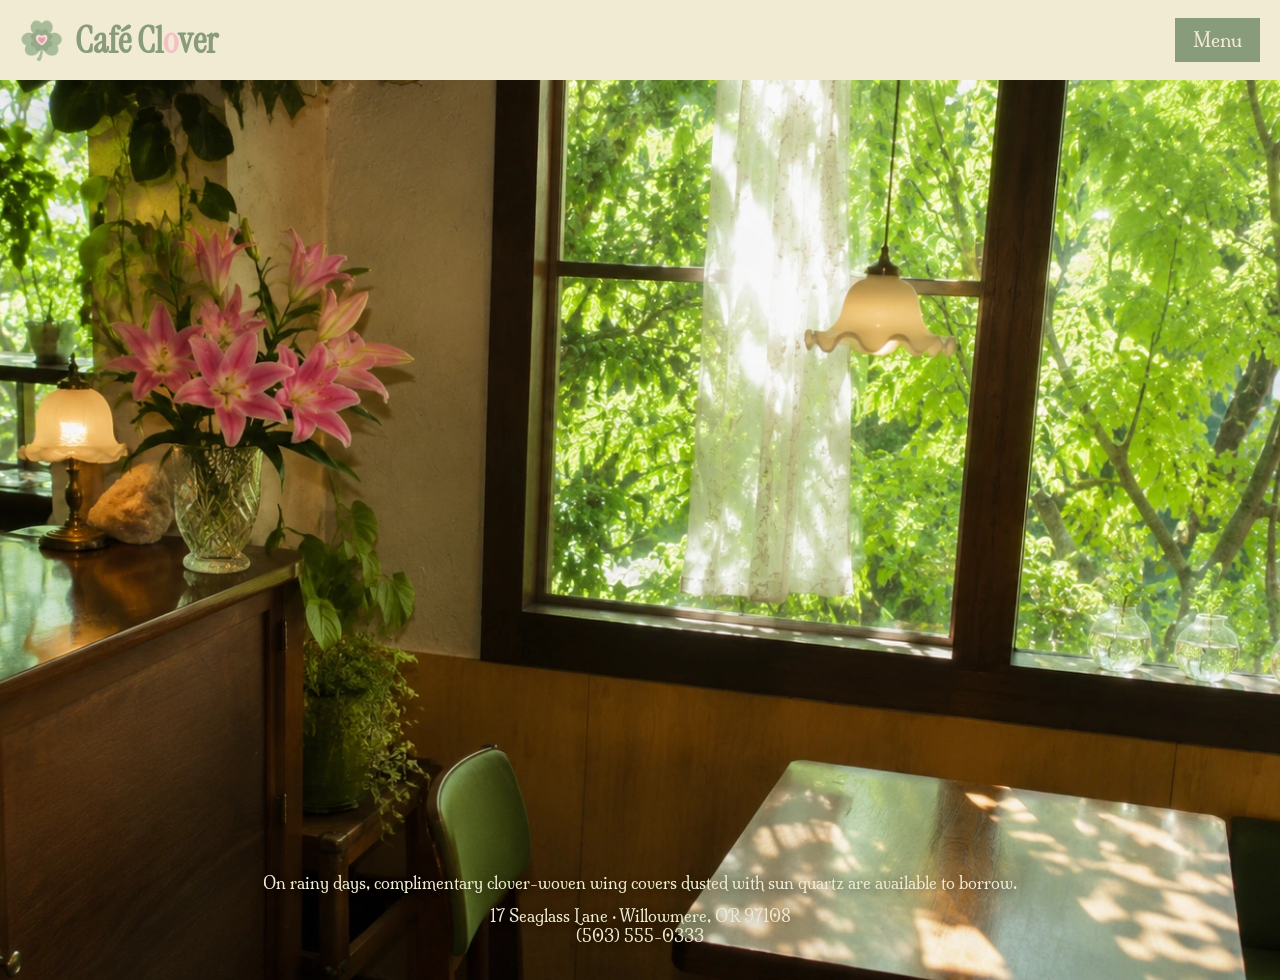
<file: index.html>
<!DOCTYPE html>
<html lang="en">
<head>
	<meta charset="UTF-8">
	<meta name="viewport" content="width=device-width, initial-scale=1.0">
    <meta name="description" content="Café Clover is a cozy fantasy cafe offering a variety of coffee, tea, and pastries. Enjoy a relaxing atmosphere and delicious treats.">
    <meta content="Café Clover" property="og:title">
    <meta property="og:type" content="website">
    <meta content="https://you36911-lab.github.io/Cafe-Clover/og-image.webp" property="og:image">
	<meta property="og:image:alt" content="Café Clover logo with pastel café drinks, desserts, and food arranged on a floral tablecloth in warm sunlight">
    <meta property="og:url" content="https://you36911-lab.github.io/Cafe-Clover/">
	<link rel="icon" type="image/webp" href="logo.webp">
	<title>Café Clover</title>
    <link rel="stylesheet" href="styles.css">
</head>
<body>
	<div class="header">
		<img class="logo" src="logo.webp" alt="Pastel green four-leaf clover logo with a pink heart at the center">
        <h1 class="header-title">Café Cl<span class="cl-o-ver">o</span>ver</h1>
        <a class="menu-button" href="menu.html">Menu</a>
	</div>
	<section class="hero">
	    <picture>
	        <source media="(max-width: 600px)" srcset="cafe-interior-mobile.webp" class="cafe-interior-mobile">
	        <img class="cafe-interior" src="cafe-interior.webp" alt="Cozy café interior with pink lilies, warm wooden furniture, hanging lamps, and sunlight filtering through lush green trees">
	    </picture>
        <!--temporary
        <h1 class="cafe-title">Café Cl<span class="cl-o-ver">o</span>ver</h1>
        -->
        <p class="notice">On rainy days, complimentary clover-woven wing covers dusted with sun quartz are available to borrow.</p>
        <p class="contact-info">17 Seaglass Lane · Willowmere, OR 97108<br>(503) 555-0333</p>
    </section>
</body>
</html>
</file>
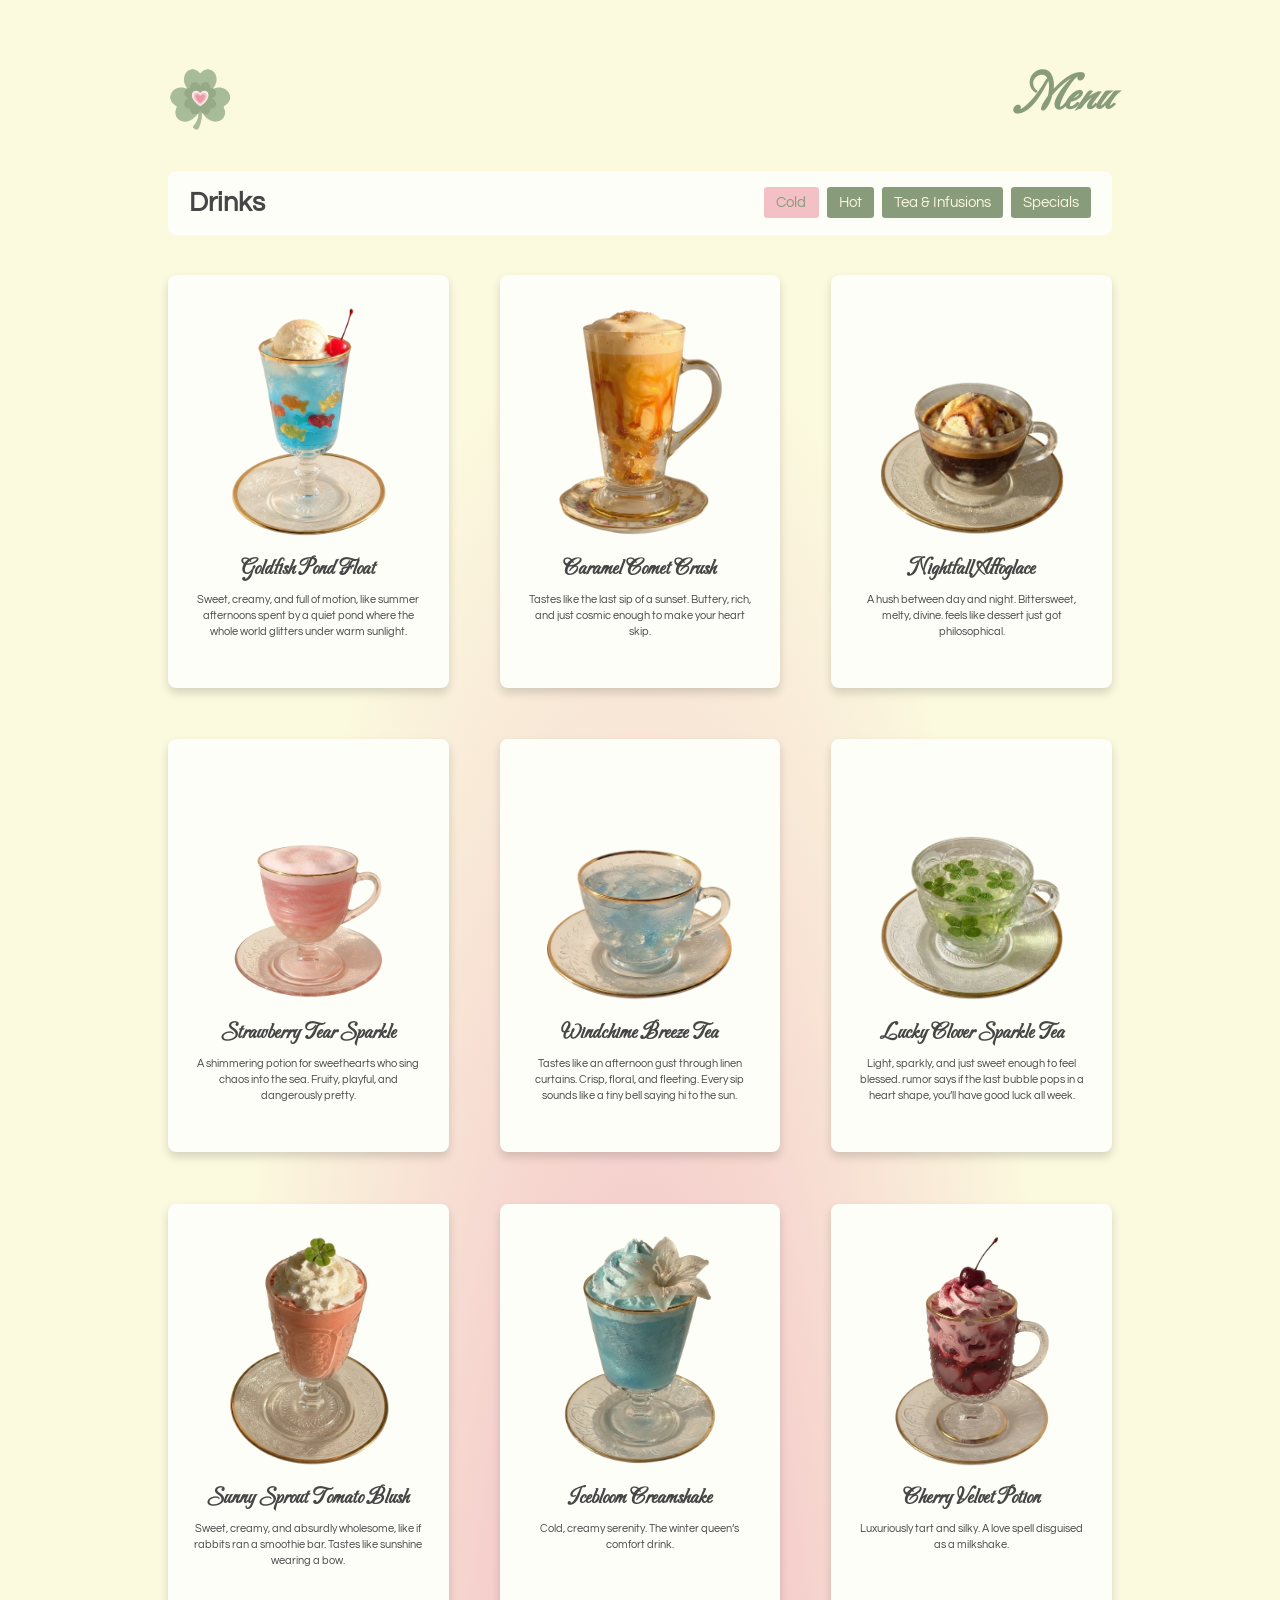
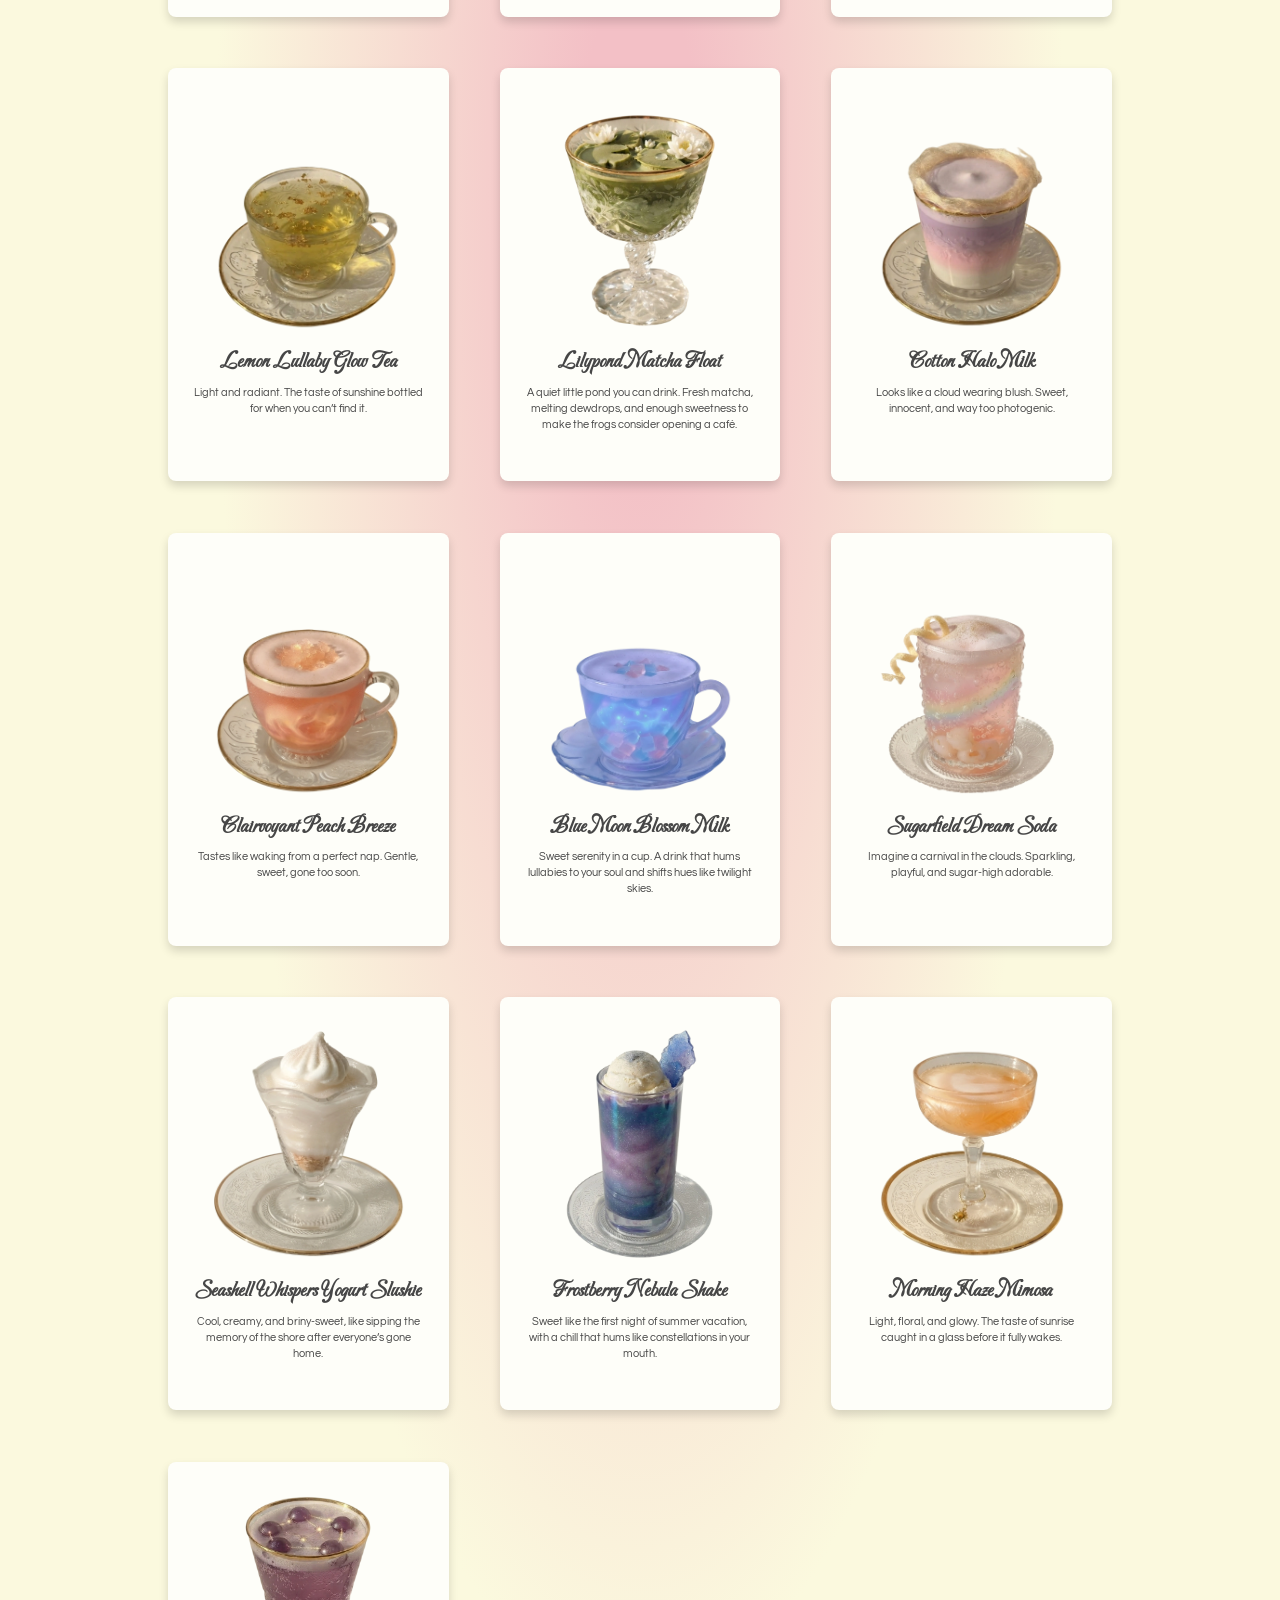
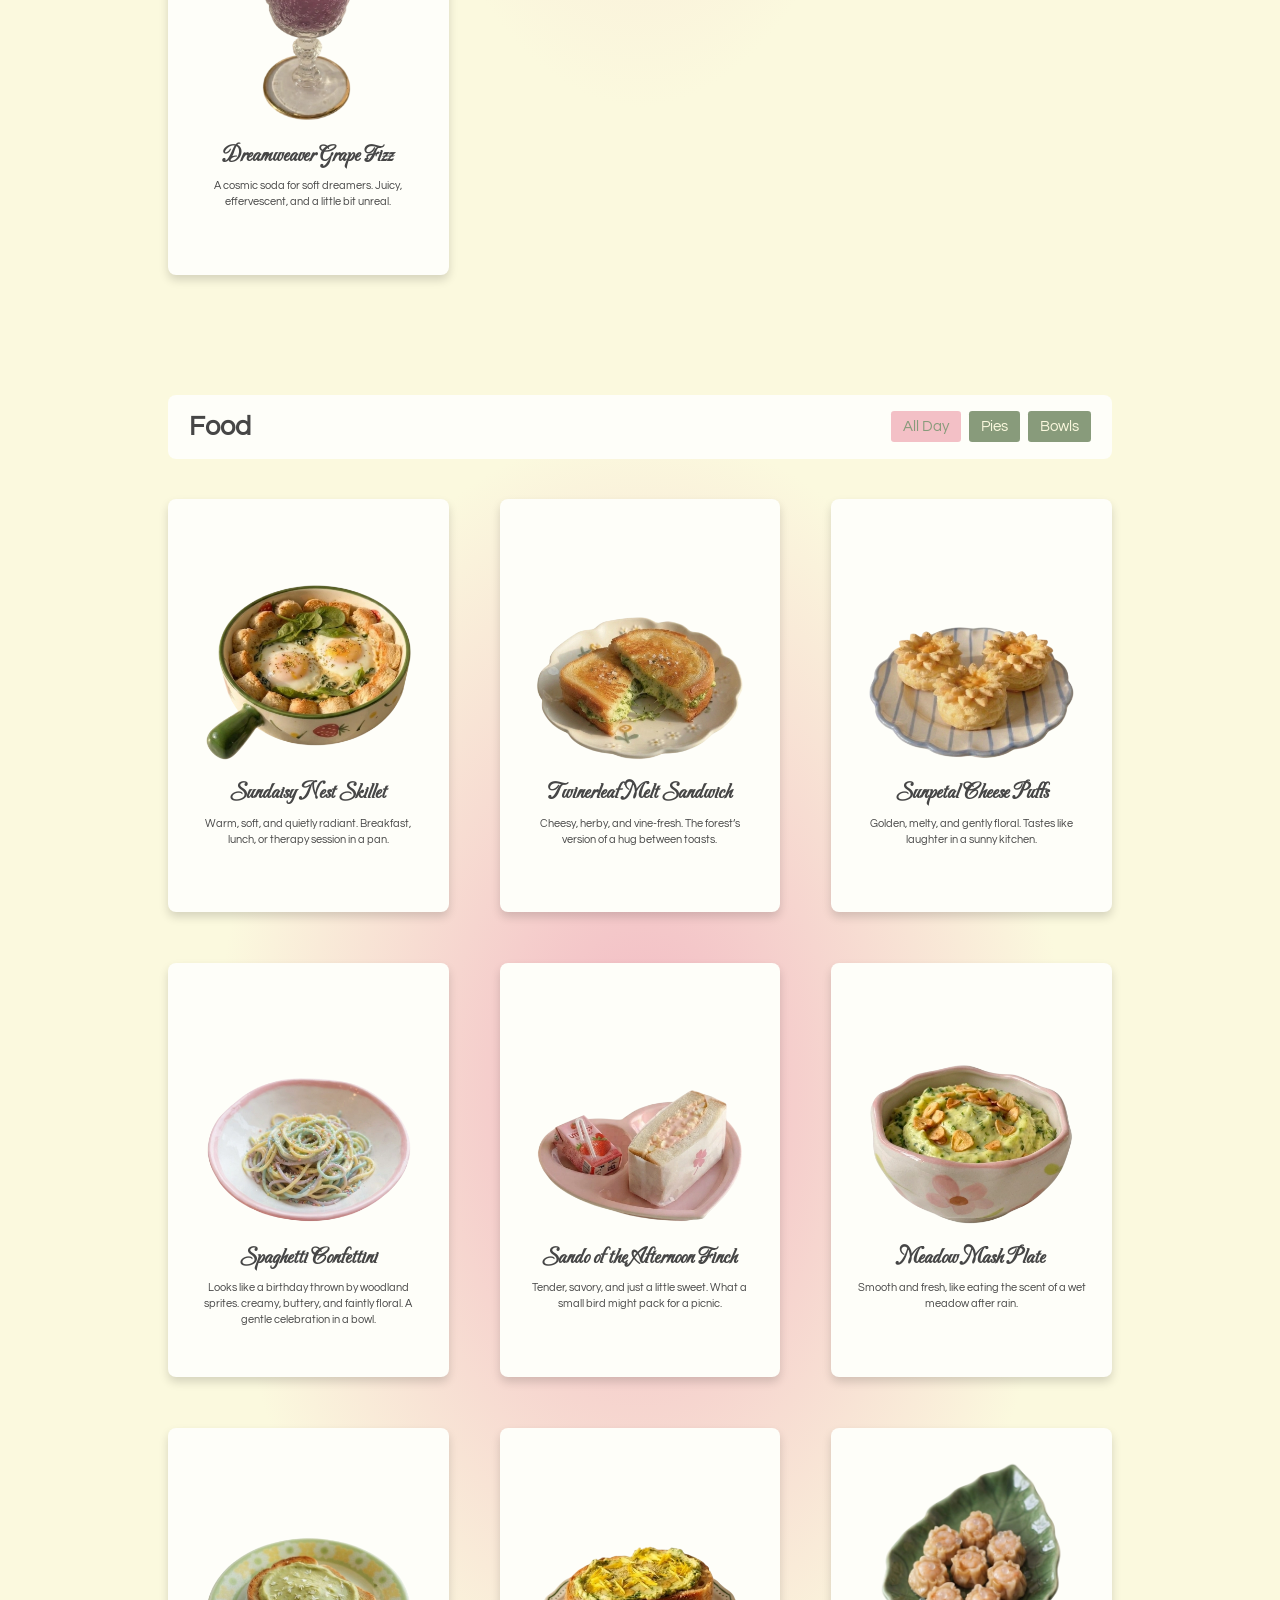
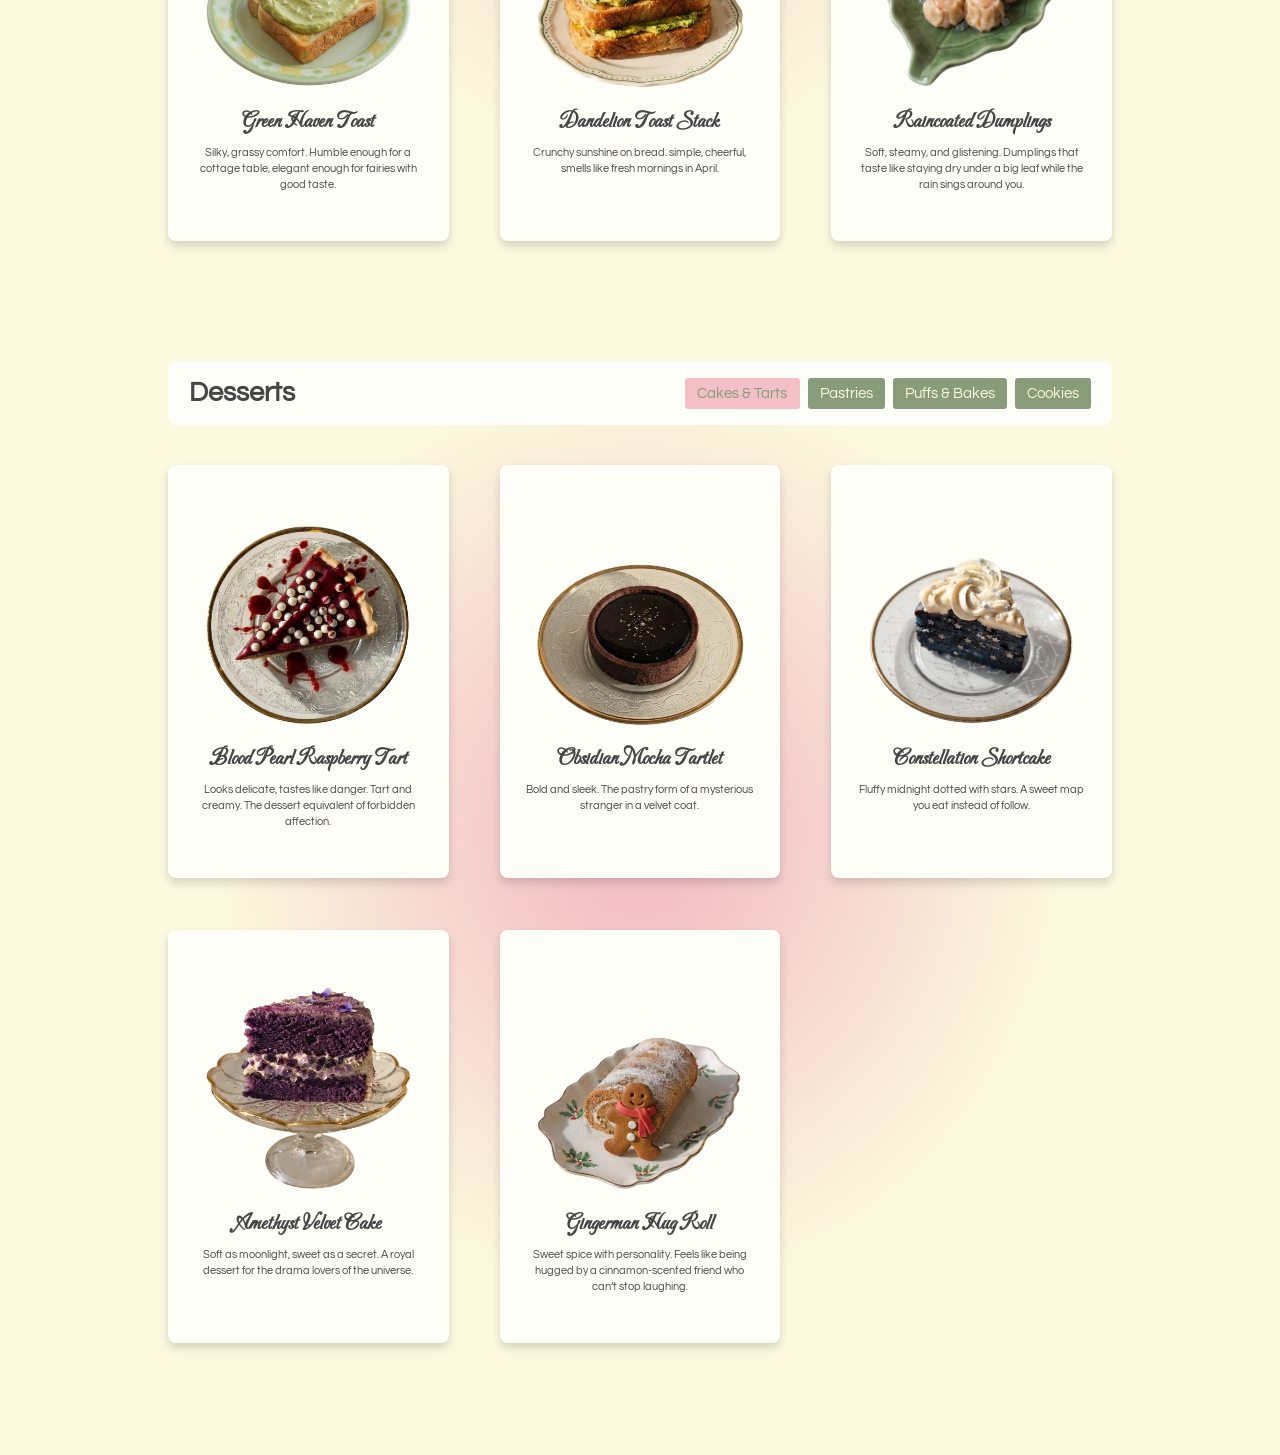
<file: menu.html>
<!DOCTYPE html>
<html lang="en">
<head>
	<meta charset="UTF-8">
	<meta name="viewport" content="width=device-width, initial-scale=1.0">
    <meta name="description" content="Explore the Café Clover menu, featuring whimsical drinks, cozy comfort food, magical pastries, and seasonal treats inspired by forests, fairies, and little everyday wonders.">
    <meta content="Menu | Café Clover" property="og:title">
    <meta property="og:type" content="website">
    <meta content="https://you36911-lab.github.io/Cafe-Clover/og-image.webp" property="og:image">
	<meta property="og:image:alt" content="Café Clover logo with pastel café drinks, desserts, and food arranged on a floral tablecloth in warm sunlight">
    <meta property="og:url" content="https://you36911-lab.github.io/Cafe-Clover/menu.html">
	<link rel="icon" type="image/webp" href="logo.webp">
	<title>Menu | Café Clover</title>
    <link rel="stylesheet" href="menu.css">
</head>
<body>
	<div class="title">
        <div class="title-header">
            <img src="logo.webp" alt="Café Clover logo" class="site-logo">
            <h1 class="menu-title">Menu</h1>
        </div>

    <!-- Drinks Menu -->
    <section class="drinks-menu">
        <div class="category-style">
            <div class="drinks-button-zone">
            <h2 class="menu-category">Drinks</h2>

            <div class="menu-filter">
                <button class="filter-button active" data-filter="cold">Cold</button>
                <button class="filter-button" data-filter="hot">Hot</button>
                <span class="filter-break" aria-hidden="true"></span>
                <button class="filter-button" data-filter="tea">Tea & Infusions</button>
                <button class="filter-button" data-filter="special">Specials</button>
            </div>
            </div>
        </div>
        
        <div class="drinks-section">
            <figure class="drink-block" data-category="cold special">
                <img class="drink-image" src="drinks/goldfish-pond-float.webp" alt="">
                <figcaption>
                    <span class="drink-name">Goldfish Pond Float</span>
                    <span class="drink-description">Sweet, creamy, and full of motion, like summer afternoons spent by a quiet pond where the whole world glitters under warm sunlight.</span>
                </figcaption>
            </figure>
            <figure class="drink-block" data-category="cold special">
                <img class="drink-image" src="drinks/caramel-comet-crush.webp" alt="">
                <figcaption>
                    <span class="drink-name">Caramel Comet Crush</span>
                    <span class="drink-description">Tastes like the last sip of a sunset. Buttery, rich, and just cosmic enough to make your heart skip.</span>
                </figcaption>
            </figure>
            <figure class="drink-block" data-category="cold">
                <img class="drink-image drink-image-resize3" src="drinks/nightfall-affoglace.webp" alt="">
                <figcaption>
                    <span class="drink-name">Nightfall Affoglace</span>
                    <span class="drink-description">A hush between day and night. Bittersweet, melty, divine. feels like dessert just got philosophical.</span>
                </figcaption>
            </figure>
            <figure class="drink-block" data-category="cold">
                <img class="drink-image drink-image-resize" src="drinks/strawberry-tear-sparkle.webp" alt="">
                <figcaption>
                    <span class="drink-name">Strawberry Tear Sparkle</span>
                    <span class="drink-description">A shimmering potion for sweethearts who sing chaos into the sea. Fruity, playful, and dangerously pretty.</span>
                </figcaption>
            </figure>
            <figure class="drink-block" data-category="cold tea">
                <img class="drink-image drink-image-resize3" src="drinks/windchime-breeze-tea.webp" alt="">
                <figcaption>
                    <span class="drink-name">Windchime Breeze Tea</span>
                    <span class="drink-description">Tastes like an afternoon gust through linen curtains. Crisp, floral, and fleeting. Every sip sounds like a tiny bell saying hi to the sun.</span>
                </figcaption>
            </figure>
            <figure class="drink-block" data-category="cold tea">
                <img class="drink-image drink-image-resize3" src="drinks/lucky-clover-sparkle-tea.webp" alt="">
                <figcaption>
                    <span class="drink-name">Lucky Clover Sparkle Tea</span>
                    <span class="drink-description">Light, sparkly, and just sweet enough to feel blessed. rumor says if the last bubble pops in a heart shape, you’ll have good luck all week.</span>
                </figcaption>
            </figure>
            <figure class="drink-block" data-category="cold special">
                <img class="drink-image" src="drinks/sunny-sprout-tomato-blush.webp" alt="">
                <figcaption>
                    <span class="drink-name">Sunny Sprout Tomato Blush</span>
                    <span class="drink-description">Sweet, creamy, and absurdly wholesome, like if rabbits ran a smoothie bar. Tastes like sunshine wearing a bow.</span>
                </figcaption>
            </figure>           
            <figure class="drink-block" data-category="cold special">
                <img class="drink-image drink-image-resize2" src="drinks/icebloom-creamshake.webp" alt="">
                <figcaption>
                    <span class="drink-name">Icebloom Creamshake</span>
                    <span class="drink-description">Cold, creamy serenity. The winter queen’s comfort drink.</span>
                </figcaption>
            </figure>    
            <figure class="drink-block" data-category="cold special">
                <img class="drink-image" src="drinks/cherry-velvet-potion.webp" alt="">
                <figcaption>
                    <span class="drink-name">Cherry Velvet Potion</span>
                    <span class="drink-description">Luxuriously tart and silky. A love spell disguised as a milkshake.</span>
                </figcaption>
            </figure>    
            <figure class="drink-block" data-category="cold tea">
                <img class="drink-image drink-image-resize3" src="drinks/lemon-lullaby-glow-tea.webp" alt="">
                <figcaption>
                    <span class="drink-name">Lemon Lullaby Glow Tea</span>
                    <span class="drink-description">Light and radiant. The taste of sunshine bottled for when you can’t find it.</span>
                </figcaption>
            </figure>     
            <figure class="drink-block" data-category="cold special">
                <img class="drink-image drink-image-resize" src="drinks/lilypond-matcha-float.webp" alt="">
                <figcaption>
                    <span class="drink-name">Lilypond Matcha Float</span>
                    <span class="drink-description">A quiet little pond you can drink. Fresh matcha, melting dewdrops, and enough sweetness to make the frogs consider opening a café.</span>
                </figcaption>
            </figure>  
            <figure class="drink-block" data-category="cold">
                <img class="drink-image drink-image-resize3" src="drinks/cotton-halo-milk.webp" alt="">
                <figcaption>
                    <span class="drink-name">Cotton Halo Milk</span>
                    <span class="drink-description">Looks like a cloud wearing blush. Sweet, innocent, and way too photogenic.</span>
                </figcaption>
            </figure>  
            <figure class="drink-block" data-category="cold tea">
                <img class="drink-image drink-image-resize3" src="drinks/clairvoyant-peach-breeze.webp" alt="">
                <figcaption>
                    <span class="drink-name">Clairvoyant Peach Breeze</span>
                    <span class="drink-description">Tastes like waking from a perfect nap. Gentle, sweet, gone too soon.</span>
                </figcaption>
            </figure>  
            <figure class="drink-block" data-category="cold">
                <img class="drink-image drink-image-resize3" src="drinks/blue-moon-blossom-milk.webp" alt="">
                <figcaption>
                    <span class="drink-name">Blue Moon Blossom Milk</span>
                    <span class="drink-description">Sweet serenity in a cup. A drink that hums lullabies to your soul and shifts hues like twilight skies.</span>
                </figcaption>
            </figure>  
            <figure class="drink-block" data-category="cold special">
                <img class="drink-image  drink-image-resize3" src="drinks/sugarfield-dream-soda.webp" alt="">
                <figcaption>
                    <span class="drink-name">Sugarfield Dream Soda</span>
                    <span class="drink-description">Imagine a carnival in the clouds. Sparkling, playful, and sugar-high adorable.</span>
                </figcaption>
            </figure>  
            <figure class="drink-block" data-category="cold special">
                <img class="drink-image" src="drinks/seashell-whispers-yogurt-slushie.webp" alt="">
                <figcaption>
                    <span class="drink-name">Seashell Whispers Yogurt Slushie</span>
                    <span class="drink-description">Cool, creamy, and briny-sweet, like sipping the memory of the shore after everyone’s gone home.</span>
                </figcaption>
            </figure>  
            <figure class="drink-block" data-category="cold special">
                <img class="drink-image" src="drinks/frostberry-nebula-shake.webp" alt="">
                <figcaption>
                    <span class="drink-name">Frostberry Nebula Shake</span>
                    <span class="drink-description">Sweet like the first night of summer vacation, with a chill that hums like constellations in your mouth.</span>
                </figcaption>
            </figure>  
            <figure class="drink-block" data-category="cold special">
                <img class="drink-image drink-image-resize3" src="drinks/morning-haze-mimosa.webp" alt="">
                <figcaption>
                    <span class="drink-name">Morning Haze Mimosa</span>
                    <span class="drink-description">Light, floral, and glowy. The taste of sunrise caught in a glass before it fully wakes.</span>
                </figcaption>
            </figure>  
            <figure class="drink-block" data-category="cold special">
                <img class="drink-image drink-image-resize" src="drinks/dreamweaver-grape-fizz.webp" alt="">
                <figcaption>
                    <span class="drink-name">Dreamweaver Grape Fizz</span>
                    <span class="drink-description">A cosmic soda for soft dreamers. Juicy, effervescent, and a little bit unreal.</span>
                </figcaption>
            </figure>  

            <figure class="drink-block" data-category="hot">
                <img class="drink-image drink-image-resize3" src="drinks/sakura-oracle-milk-tea.webp" alt="">
                <figcaption>
                    <span class="drink-name">Sakura Oracle Milk Tea</span>
                    <span class="drink-description">It tastes different for everyone. Sweet for the lovesick, bittersweet for the wise. Soft prophecy in a cup.</span>
                </figcaption>
            </figure> 
            <figure class="drink-block" data-category="hot">
                <img class="drink-image drink-image-resize3" src="drinks/loveletter-macchiato.webp" alt="">
                <figcaption>
                    <span class="drink-name">Loveletter Macchiato</span>
                    <span class="drink-description">Like a handwritten note on warm paper. Fragrant, personal, and dangerously sentimental. There's a chance that this drink can bring back a memory about love.</span>
                </figcaption>
            </figure> 
            <figure class="drink-block" data-category="hot">
                <img class="drink-image drink-image-resize3" src="drinks/witching-hour-mocha.webp" alt="">
                <figcaption>
                    <span class="drink-name">Witching Hour Mocha</span>
                    <span class="drink-description">An enchanted mocha for caffeine-loving sorceresses. Bitter, sweet, and dangerously smooth, like a spell you don’t want to undo.</span>
                </figcaption>
            </figure> 
            <figure class="drink-block" data-category="hot">
                <img class="drink-image drink-image-resize3" src="drinks/forest-nymph-matcha-dream.webp" alt="">
                <figcaption>
                    <span class="drink-name">Forest Nymph Matcha Dream</span>
                    <span class="drink-description">A lush and earthy matcha blend that tastes like getting lost in an eternal spring forest. Fresh, grounded, and softly glowing.</span>
                </figcaption>
            </figure> 
            <figure class="drink-block" data-category="hot">
                <img class="drink-image drink-image-resize3" src="drinks/dreamcore-tiramisu-tea.webp" alt="">
                <figcaption>
                    <span class="drink-name">Dreamcore Tiramisu Tea</span>
                    <span class="drink-description">When milk tea meets dessert. Smooth, sleepy, and tastes like whispered secrets after midnight.</span>
                </figcaption>
            </figure> 
            <figure class="drink-block" data-category="hot">
                <img class="drink-image drink-image-resize3" src="drinks/midnight-espresso-enchante.webp" alt="">
                <figcaption>
                    <span class="drink-name">Midnight Espresso Enchante</span>
                    <span class="drink-description">For caffeine witches who flirt with chaos. It’s bold, smoky, and unapologetically dramatic.</span>
                </figcaption>
            </figure> 
            <figure class="drink-block" data-category="hot">
                <img class="drink-image drink-image-resize3" src="drinks/opaline-chai-mirage.webp" alt="">
                <figcaption>
                    <span class="drink-name">Opaline Chai Mirage</span>
                    <span class="drink-description">Rich, spiced, and hypnotic. Tastes like ancient markets and cozy prophecies.</span>
                </figcaption>
            </figure> 
            <figure class="drink-block" data-category="hot">
                <img class="drink-image drink-image-resize3" src="drinks/angel-milk-of-the-fifth-heaven.webp" alt="">
                <figcaption>
                    <span class="drink-name">Angel Milk of the Fifth Heaven</span>
                    <span class="drink-description">Gentle sweetness wrapped in celestial calm. A sip feels like floating in a divine daydream.</span>
                </figcaption>
            </figure> 
            <figure class="drink-block" data-category="hot tea">
                <img class="drink-image drink-image-resize3" src="drinks/mirrored-soul-reflector.webp" alt="">
                <figcaption>
                    <span class="drink-name">Mirrored Soul Reflector</span>
                    <span class="drink-description">While being seemingly transparent from afar, close up, it reflects the true color of your soul. Calm, intense, and quietly divine.</span>
                </figcaption>
            </figure> 
            <figure class="drink-block" data-category="hot tea">
                <img class="drink-image drink-image-resize3" src="drinks/psychics-cup-divination-tea.webp" alt="">
                <figcaption>
                    <span class="drink-name">Psychic’s Cup Divination Tea</span>
                    <span class="drink-description">Each sip reveals a pattern. some see constellations, others their next crush. you decide the omen.</span>
                </figcaption>
            </figure> 
            <figure class="drink-block" data-category="hot">
                <img class="drink-image drink-image-resize3" src="drinks/midnight-candlebrew.webp" alt="">
                <figcaption>
                    <span class="drink-name">Midnight Candlebrew</span>
                    <span class="drink-description">Smells like vanilla candles and book pages. gentle, toasty, a drink that flickers instead of burns.</span>
                </figcaption>
            </figure> 
            <figure class="drink-block" data-category="hot tea">
                <img class="drink-image drink-image-resize3" src="drinks/jade-peony-sencha.webp" alt="">
                <figcaption>
                    <span class="drink-name">Jade Peony Sencha</span>
                    <span class="drink-description">Crisp and floral, with the scent of rebirth after rain. Your soul’s morning rinse.</span>
                </figcaption>
            </figure> 
            <figure class="drink-block" data-category="hot tea">
                <img class="drink-image drink-image-resize3" src="drinks/creamleaf-enlightened-tea.webp" alt="">
                <figcaption>
                    <span class="drink-name">Creamleaf Enlightened Tea</span>
                    <span class="drink-description">Delicate and dreamlike. A tea that exhales calm. When it cools, faint patterns bloom on the surface like leaf veins.</span>
                </figcaption>
            </figure> 
            <figure class="drink-block" data-category="hot">
                <img class="drink-image drink-image-resize3" src="drinks/mossmilk-grove-latte.webp" alt="">
                <figcaption>
                    <span class="drink-name">Moss Milk Grove Latte</span>
                    <span class="drink-description">Tastes like reading poetry in the woods after rain. creamy, grounding, with a soft woodland sweetness that feels ancient but kind.</span>
                </figcaption>
            </figure> 
            <figure class="drink-block" data-category="hot">
                <img class="drink-image drink-image-resize3" src="drinks/silver-ash-london-fog.webp" alt="">
                <figcaption>
                    <span class="drink-name">Silver Ash London Fog</span>
                    <span class="drink-description">Soft melancholy in a mug. It tastes like rainy afternoons and unfinished poems.</span>
                </figcaption>
            </figure> 
            <figure class="drink-block" data-category="hot tea">
                <img class="drink-image drink-image-resize3" src="drinks/mushy-puddle-tea.webp" alt="">
                <figcaption>
                    <span class="drink-name">Mushy Puddle Tea</span>
                    <span class="drink-description">Smells like wet ground and wooden decks after rain. earthy, roasted, slightly sweet. The cozy side of messy weather.</span>
                </figcaption>
            </figure> 
            <figure class="drink-block" data-category="hot">
                <img class="drink-image drink-image-resize3" src="drinks/cupids-cloud-latte.webp" alt="">
                <figcaption>
                    <span class="drink-name">Cupid’s Cloud Latte</span>
                    <span class="drink-description">A creamy rose-vanilla latte kissed by morning dew. Soft, romantic, and just dramatic enough to make you fall in love with yourself.</span>
                </figcaption>
            </figure> 
            <figure class="drink-block" data-category="hot">
                <img class="drink-image drink-image-resize3" src="drinks/fluffbell-marshmallow-cream.webp" alt="">
                <figcaption>
                    <span class="drink-name">Fluffbell Marshmallow Cream</span>
                    <span class="drink-description">Soft, silly, and nostalgic. like drinking a childhood daydream wrapped in a blanket.</span>
                </figcaption>
            </figure> 
            <figure class="drink-block" data-category="hot tea">
                <img class="drink-image drink-image-resize3" src="drinks/honey-moon-oolong-cream.webp" alt="">
                <figcaption>
                    <span class="drink-name">Honey Moon Oolong Cream</span>
                    <span class="drink-description">Smooth and deep like a lullaby under moonlight. Warm enough to make the stars jealous.</span>
                </figcaption>
            </figure> 
            <figure class="drink-block" data-category="hot">
                <img class="drink-image drink-image-resize3" src="drinks/fae-garden-latte.webp" alt="">
                <figcaption>
                    <span class="drink-name">Fae Garden Latte</span>
                    <span class="drink-description">A nutty, floral whisper of caffeine. Warm, grounded, and enchanted with forest light.</span>
                </figcaption>
            </figure> 
            <figure class="drink-block" data-category="hot">
                <img class="drink-image drink-image-resize3" src="drinks/gentle-snowman-cocoa.webp" alt="">
                <figcaption>
                    <span class="drink-name">Gentle Snowman Cocoa</span>
                    <span class="drink-description">Rich, warm, comforting, like drinking the warmth of a gentle snowman.</span>
                </figcaption>
            </figure> 
            <figure class="drink-block" data-category="hot">
                <img class="drink-image drink-image-resize3" src="drinks/chestnut-hush-latte.webp" alt="">
                <figcaption>
                    <span class="drink-name">Chestnut Hush Latte</span>
                    <span class="drink-description">Silky, nutty, and slow, like autumn humming through knit sleeves. each sip feels like you’re hiding in a scarf.</span>
                </figcaption>
            </figure>             
        </div>
    </section>
    
    <!-- Food Menu -->
    <section class="food-menu">
        <div class="category-style">
            <div class="drinks-button-zone">
            <h2 class="menu-category">Food</h2>

            <div class="menu-filter no-wrap">
                <button class="filter-button active" data-filter="allday">All Day</button>
                <button class="filter-button" data-filter="pies">Pies</button>
                <button class="filter-button" data-filter="bowls">Bowls</button>
            </div>
            </div>
        </div>
        
        <div class="drinks-section">
            <figure class="drink-block" data-category="allday">
                <img class="drink-image" src="food/sundaisy-nest-skillet.webp" alt="">
                <figcaption>
                    <span class="drink-name">Sundaisy Nest Skillet</span>
                    <span class="drink-description">Warm, soft, and quietly radiant. Breakfast, lunch, or therapy session in a pan.</span>
                </figcaption>
            </figure> 
            <figure class="drink-block" data-category="allday">
                <img class="drink-image" src="food/twinerleaf-melt-sandwich.webp" alt="">
                <figcaption>
                    <span class="drink-name">Twinerleaf Melt Sandwich</span>
                    <span class="drink-description">Cheesy, herby, and vine-fresh. The forest’s version of a hug between toasts.</span>
                </figcaption>
            </figure> 
            <figure class="drink-block" data-category="allday">
                <img class="drink-image" src="food/sunpetal-cheese-puffs.webp" alt="">
                <figcaption>
                    <span class="drink-name">Sunpetal Cheese Puffs</span>
                    <span class="drink-description">Golden, melty, and gently floral. Tastes like laughter in a sunny kitchen.</span>
                </figcaption>
            </figure> 
            <figure class="drink-block" data-category="allday">
                <img class="drink-image" src="food/spaghetti-confettini.webp" alt="">
                <figcaption>
                    <span class="drink-name">Spaghetti Confettini</span>
                    <span class="drink-description">Looks like a birthday thrown by woodland sprites. creamy, buttery, and faintly floral. A gentle celebration in a bowl.</span>
                </figcaption>
            </figure> 
            <figure class="drink-block" data-category="allday">
                <img class="drink-image" src="food/sando-of-the-afternoon-finch.webp" alt="">
                <figcaption>
                    <span class="drink-name">Sando of the Afternoon Finch</span>
                    <span class="drink-description">Tender, savory, and just a little sweet. What a small bird might pack for a picnic.</span>
                </figcaption>
            </figure> 
            <figure class="drink-block" data-category="allday">
                <img class="drink-image" src="food/meadow-mash-plate.webp" alt="">
                <figcaption>
                    <span class="drink-name">Meadow Mash Plate</span>
                    <span class="drink-description">Smooth and fresh, like eating the scent of a wet meadow after rain.</span>
                </figcaption>
            </figure> 
            <figure class="drink-block" data-category="allday">
                <img class="drink-image" src="food/green-haven-toast.webp" alt="">
                <figcaption>
                    <span class="drink-name">Green Haven Toast</span>
                    <span class="drink-description">Silky, grassy comfort. Humble enough for a cottage table, elegant enough for fairies with good taste.</span>
                </figcaption>
            </figure> 
            <figure class="drink-block" data-category="allday">
                <img class="drink-image" src="food/dandelion-toast-stack.webp" alt="">
                <figcaption>
                    <span class="drink-name">Dandelion Toast Stack</span>
                    <span class="drink-description">Crunchy sunshine on bread. simple, cheerful, smells like fresh mornings in April.</span>
                </figcaption>
            </figure> 
            <figure class="drink-block" data-category="allday">
                <img class="drink-image" src="food/raincoated-dumplings.webp" alt="">
                <figcaption>
                    <span class="drink-name">Raincoated Dumplings</span>
                    <span class="drink-description">Soft, steamy, and glistening. Dumplings that taste like staying dry under a big leaf while the rain sings around you.</span>
                </figcaption>
            </figure> 
           
            <figure class="drink-block" data-category="pies">
                <img class="drink-image" src="food/amber-root-pot-pie.webp" alt="">
                <figcaption>
                    <span class="drink-name">Amber Root Pot Pie</span>
                    <span class="drink-description">Sweet-savory and cozy. The edible version of curling up by a hearth.</span>
                </figcaption>
            </figure> 
            <figure class="drink-block" data-category="pies">
                <img class="drink-image" src="food/mooncrust-quiche.webp" alt="">
                <figcaption>
                    <span class="drink-name">Mooncrust Quiche</span>
                    <span class="drink-description">Soft and rich, a small sunrise trapped in a slice. warm enough to cure loneliness.</span>
                </figcaption>
            </figure>
            <figure class="drink-block" data-category="pies">
                <img class="drink-image" src="food/cloverleaf-chicken-pie.webp" alt="">
                <figcaption>
                    <span class="drink-name">Cloverleaf Chicken Pie</span>
                    <span class="drink-description">A creamy, lucky bite of springtime. Comforting enough to chase away bad weather.</span>
                </figcaption>
            </figure>
            <figure class="drink-block" data-category="pies">
                <img class="drink-image" src="food/burrow-pie.webp" alt="">
                <figcaption>
                    <span class="drink-name">Burrow Pie</span>
                    <span class="drink-description">Wholesome and mild. The kind of pie a bunny baker would make on rainy mornings.</span>
                </figcaption>
            </figure>
            <figure class="drink-block" data-category="pies">
                <img class="drink-image" src="food/mosskin-shepherd-pie.webp" alt="">
                <figcaption>
                    <span class="drink-name">Mosskin Shepherd Pie</span>
                    <span class="drink-description">Warm, earthy, and humble. The taste of safety after a long walk through drizzle.</span>
                </figcaption>
            </figure>
            <figure class="drink-block" data-category="pies">
                <img class="drink-image" src="food/foragers-mushroom-hand-pie.webp" alt="">
                <figcaption>
                    <span class="drink-name">Forager’s Mushroom Hand Pie</span>
                    <span class="drink-description">A pocket of the forest. Savory, soft, and just mysterious enough to feel enchanted.</span>
                </figcaption>
            </figure>
            <figure class="drink-block" data-category="pies">
                <img class="drink-image" src="food/quilted-harvest-bake.webp" alt="">
                <figcaption>
                    <span class="drink-name">Quilted Harvest Bake</span>
                    <span class="drink-description">A warm, stitched-together meal of mismatched comfort. Every bite tastes like home after mending day.</span>
                </figcaption>
            </figure>

            <figure class="drink-block" data-category="bowls">
                <img class="drink-image" src="food/wanderes-apple-stew.webp" alt="">
                <figcaption>
                    <span class="drink-name">Wanderer’s Apple Stew</span>
                    <span class="drink-description">A sweet-savory travelers’ stew, like autumn packed itself into your bowl for company.</span>
                </figcaption>
            </figure>
            <figure class="drink-block" data-category="bowls">
                <img class="drink-image" src="food/hearth-stew-bowl.webp" alt="">
                <figcaption>
                    <span class="drink-name">Hearth Stew Bowl</span>
                    <span class="drink-description">Thick, sweet-savory, the stew equivalent of being tucked in by the universe.</span>
                </figcaption>
            </figure>
            <figure class="drink-block" data-category="bowls">
                <img class="drink-image" src="food/forest-mushroom-risotto-cup.webp" alt="">
                <figcaption>
                    <span class="drink-name">Forest Mushroom Risotto Cup</span>
                    <span class="drink-description">Velvety and deep. feels like dinner cooked in silence while the forest listens.</span>
                </figcaption>
            </figure>
        </div>
    </section>

        <!-- Desserts Section -->
        <section class="desserts-menu">
        <div class="category-style">
            <div class="drinks-button-zone">
            <h2 class="menu-category">Desserts</h2>

            <div class="menu-filter">
                <button class="filter-button active" data-filter="caketart">Cakes & Tarts</button>
                <button class="filter-button" data-filter="pastries">Pastries</button>
                <span class="filter-break" aria-hidden="true"></span>
                <button class="filter-button" data-filter="puffs">Puffs & Bakes</button>
                <button class="filter-button" data-filter="cookies">Cookies</button>
            </div>
            </div>
        </div>
        
        <div class="drinks-section">
            <figure class="drink-block" data-category="caketart">
                <img class="drink-image" src="desserts/blood-pearl-raspberry-tart.webp" alt="">
                <figcaption>
                    <span class="drink-name">Blood Pearl Raspberry Tart</span>
                    <span class="drink-description">Looks delicate, tastes like danger. Tart and creamy. The dessert equivalent of forbidden affection.</span>
                </figcaption>
            </figure> 
            <figure class="drink-block" data-category="caketart">
                <img class="drink-image" src="desserts/obsidian-mocha-tartlet.webp" alt="">
                <figcaption>
                    <span class="drink-name">Obsidian Mocha Tartlet</span>
                    <span class="drink-description">Bold and sleek. The pastry form of a mysterious stranger in a velvet coat.</span>
                </figcaption>
            </figure> 
            <figure class="drink-block" data-category="caketart">
                <img class="drink-image" src="desserts/constellation-shortcake.webp" alt="">
                <figcaption>
                    <span class="drink-name">Constellation Shortcake</span>
                    <span class="drink-description">Fluffy midnight dotted with stars. A sweet map you eat instead of follow.</span>
                </figcaption>
            </figure> 
            <figure class="drink-block" data-category="caketart">
                <img class="drink-image" src="desserts/amethyst-velvet-cake.webp" alt="">
                <figcaption>
                    <span class="drink-name">Amethyst Velvet Cake</span>
                    <span class="drink-description">Soft as moonlight, sweet as a secret. A royal dessert for the drama lovers of the universe.</span>
                </figcaption>
            </figure> 
            <figure class="drink-block" data-category="caketart">
                <img class="drink-image" src="desserts/gingerman-hug-roll.webp" alt="">
                <figcaption>
                    <span class="drink-name">Gingerman Hug Roll</span>
                    <span class="drink-description">Sweet spice with personality. Feels like being hugged by a cinnamon-scented friend who can’t stop laughing.</span>
                </figcaption>
            </figure> 

            <figure class="drink-block" data-category="pastries">
                <img class="drink-image" src="desserts/butterfly-veil-mille-feuille.webp" alt="">
                <figcaption>
                    <span class="drink-name">Butterfly Veil Mille Feuille</span>
                    <span class="drink-description">A pastry so fragile it almost flutters away. Each layer a sigh between sweetness and air.</span>
                </figcaption>
            </figure> 
            <figure class="drink-block" data-category="pastries">
                <img class="drink-image" src="desserts/honeylight-financier.webp" alt="">
                <figcaption>
                    <span class="drink-name">Honeylight Financier</span>
                    <span class="drink-description">Buttery, fragrant, and glowing faintly. A warm hug disguised as luxury.</span>
                </figcaption>
            </figure> 
            <figure class="drink-block" data-category="pastries">
                <img class="drink-image" src="desserts/twilight-crystal-eclair.webp" alt="">
                <figcaption>
                    <span class="drink-name">Twilight Crystal Éclair</span>
                    <span class="drink-description">Cold and delicate, like biting into moonlight frozen in pastry form.</span>
                </figcaption>
            </figure> 
            <figure class="drink-block" data-category="pastries">
                <img class="drink-image" src="desserts/starfall-sugar-choux.webp" alt="">
                <figcaption>
                    <span class="drink-name">Starfall Sugar Choux</span>
                    <span class="drink-description">Crunchy, creamy, and celestial. Tastes like a wish that actually came true.</span>
                </figcaption>
            </figure> 

            <figure class="drink-block" data-category="puffs">
                <img class="drink-image" src="desserts/cloud-meringue-puffs.webp" alt="">
                <figcaption>
                    <span class="drink-name">Cloud Meringue Puffs</span>
                    <span class="drink-description">Each bite melts like air blessed by sunlight. Light, whispery sweetness that feels half-imagined.</span>
                </figcaption>
            </figure> 
            <figure class="drink-block" data-category="puffs">
                <img class="drink-image" src="desserts/seraph-cream-dome.webp" alt="">
                <figcaption>
                    <span class="drink-name">Seraph Cream Dome</span>
                    <span class="drink-description">A dessert that hums like a choir. Weightless, ethereal, and unfairly divine.</span>
                </figcaption>
            </figure> 
            <figure class="drink-block" data-category="puffs">
                <img class="drink-image" src="desserts/marchen-milk-souffle.webp" alt="">
                <figcaption>
                    <span class="drink-name">Märchen Milk Soufflé </span>
                    <span class="drink-description">Fluffy, nostalgic sweetness, like biting into a bedtime story where everything ends softly.</span>
                </figcaption>
            </figure> 
            <figure class="drink-block" data-category="puffs">
                <img class="drink-image" src="desserts/acorn-meadow-bake.webp" alt="">
                <figcaption>
                    <span class="drink-name">Acorn Meadow Bake</span>
                    <span class="drink-description">Earthy and faintly sweet. A cozy traveler’s bread for pocket picnics and mushroom hunts.</span>
                </figcaption>
            </figure> 

            <figure class="drink-block" data-category="cookies">
                <img class="drink-image" src="desserts/grandmas-button-cookies.webp" alt="">
                <figcaption>
                    <span class="drink-name">Grandma's Button Cookies</span>
                    <span class="drink-description">Crunchy, delicate, made to be shared, like memories sewn into tin boxes.</span>
                </figcaption>
            </figure> 
            <figure class="drink-block" data-category="cookies">
                <img class="drink-image" src="desserts/pawstep-biscuits.webp" alt="">
                <figcaption>
                    <span class="drink-name">Pawstep Biscuits</span>
                    <span class="drink-description">Crisp, crumbly, and comforting. The taste of a pet curling up beside you after a long day. every bite leaves a little pawprint on your heart.</span>
                </figcaption>
            </figure> 

        </div>
        </section>

    </div>
    <script src="menu.js"></script>
</body>
</html>
</file>
<file: styles.css>
@import url('https://fonts.googleapis.com/css2?family=Parisienne&display=swap');

@import url('https://fonts.googleapis.com/css2?family=Crimson+Pro:ital,wght@0,200..900;1,200..900&family=Fraunces:ital,opsz,wght@0,9..144,100..900;1,9..144,100..900&family=Imbue:opsz,wght@10..100,100..900&family=Instrument+Serif:ital@0;1&family=Jacques+Francois&family=Libre+Caslon+Text:ital,wght@0,400;0,700;1,400&family=Milonga&display=swap');

html,
body {
  margin: 0;
  padding: 0;
  scrollbar-width: none;
}

html::-webkit-scrollbar,
body::-webkit-scrollbar {
  display: none;
}

::selection {
  background-color: #F3C0C6;
  color: #7C9674;
}

.header {
  height: 80px;
  background-color: #f0ebd2;
  width: 100%;
  display: flex;
  justify-content: left;
  align-items: center;
  margin-top: 0;
}

.logo {
  height: 43px;
  width: auto;
  margin-left: 20px;
  margin-right: 0;
}

.hero {
  position: relative;
  height: 100vh;
  height: 100lvh;
  overflow: hidden;
}

.cafe-interior {
  position: absolute;
  top: 0;
  left: 0;
  width: 100%;
  height: 100%;
  display: block;
  object-fit: cover;
  object-position: center;
}

.cafe-title {
  position: sticky;
  top: 100px;
  text-align: center;
  font-size: 10em;
  color: #f0ebd2;
  font-family: "Instrument Serif", serif;
  z-index: 1;
  text-shadow: 0 2px 8px rgba(0, 0, 0, 0.05);
}

.header-title {
  font-size: 2.3em;
  color: #889b7b;
  font-family: "Instrument Serif", serif;
  font-weight: 600;
  margin-left: 12px;
}

.cl-o-ver {
    color: #F3C0C6;
}

.contact-info {
  position: absolute;
  bottom: 17px;
  left: 50%;
  transform: translateX(-50%);
  z-index: 1;
  text-align: center;
  color: #efecd2;
  font-size: clamp(0.8rem, 2.2vw, 0.97em);
  font-family: "Milonga", serif;
  text-shadow: 0 2px 8px rgba(0, 0, 0, 0.4);
  line-height: 1.3;
  width: 90%;
  box-sizing: border-box;
  padding: 0 0.5rem;
}

.notice {
  position: absolute;
  bottom: 70px;
  left: 50%;
  transform: translateX(-50%);
  z-index: 1;
  text-align: center;
  color: #efecd2;
  font-size: clamp(0.8rem, 2.2vw, 0.97em);
  font-family: "Milonga", serif;
  text-shadow: 0 2px 8px rgba(0, 0, 0, 0.4);
  line-height: 1.3;
  width: 90%;
  box-sizing: border-box;
  padding: 0 0.5rem;
}

.menu-button {
  position: absolute;
  right: 20px;
  padding: 10px 18px;
  font-size: 1.2em;
  font-family: "Milonga", serif;
  background-color: #889b7b;
  color: #f0ebd2;
  border: none;
  cursor: pointer;
  text-decoration: none;
}

.menu-button:hover {
  background-color: #F3C0C6;
  color: #889b7b;
}

@media (max-width: 600px) {
  .header {
    height: 65px;
  }

  .logo {
    height: 44px;
    margin-left: 12px;
  }

  .header-title {
    font-size: 1.7em;
    margin-left: 8px;
  }

  .menu-button {
    right: 12px;
    padding: 8px 14px;
    font-size: 1em;
    -webkit-tap-highlight-color: transparent;
  }

  .hero {
    height: 100vh;
  }

.cafe-interior-mobile {
  position: absolute;
  top: 0;
  left: 0;
  width: 100vw;
  height: 100vh;
  display: block;
  object-fit: cover;
  object-position: center;
}

.contact-info {
  bottom: 20px;
  margin-bottom: 0;
}

.notice {
  bottom: 65px;
  margin-bottom: 0;
}
}
</file>
<file: menu.css>
@import url('https://fonts.googleapis.com/css2?family=Crimson+Pro:ital,wght@0,200..900;1,200..900&family=Fraunces:ital,opsz,wght@0,9..144,100..900;1,9..144,100..900&family=Imbue:opsz,wght@10..100,100..900&family=Instrument+Serif:ital@0;1&family=Jacques+Francois&family=Libre+Caslon+Text:ital,wght@0,400;0,700;1,400&family=Milonga&display=swap');

@import url('https://fonts.googleapis.com/css2?family=Birthstone+Bounce:wght@400;500&family=Carattere&family=Courgette&family=Dr+Sugiyama&family=Meddon&family=Mrs+Saint+Delafield&family=Mrs+Sheppards&family=Parisienne&family=Rochester&family=Satisfy&family=Yellowtail&display=swap');

@import url('https://fonts.googleapis.com/css2?family=Alegreya+Sans:ital,wght@0,100;0,300;0,400;0,500;0,700;0,800;0,900;1,100;1,300;1,400;1,500;1,700;1,800;1,900&family=DM+Sans:ital,opsz,wght@0,9..40,100..1000;1,9..40,100..1000&family=IBM+Plex+Sans:ital,wght@0,100..700;1,100..700&family=Lato:ital,wght@0,100;0,300;0,400;0,700;0,900;1,100;1,300;1,400;1,700;1,900&family=Questrial&family=Syne:wght@400..800&display=swap');

html,
body {
    margin: 0;
    padding: 0;
    scrollbar-width: none;
}

html::-webkit-scrollbar,
body::-webkit-scrollbar {
    display: none;
}

::selection {
    background-color: #F3C0C6;
    color: #7C9674;
}

body {
    background-color: #fbf9de;
    padding-bottom: clamp(2rem, 2.08vw, 2.5rem);
}

.drinks-menu,
.food-menu,
.desserts-menu {
    background: radial-gradient(ellipse 45% 45% at 50% 50%, #F3C0C6 15%, #fbf9de 100%);
}

.title {
    width: min(80%, 100rem);
    margin: 0 auto;
    box-sizing: border-box;
    padding: 0 clamp(1.5rem, 3.125vw, 3.1rem);
}

.title-header {
    display: flex;
    align-items: center;
    justify-content: space-between;
    margin-top: clamp(2.5rem, 7.4vh, 5rem);
}

.site-logo {
    height: clamp(3rem, 5vw, 6rem);
    width: auto;
    display: block;
}

.menu-title {
    font-family: "Carattere", cursive;
    font-size: clamp(3rem, 3.33vw, 4rem);
    text-align: left;
    margin-top: 0;
    margin-bottom: 0;
    color: #889b7b;
    font-style: italic;
}

.category-style {
    background-color: transparent;
    width: 100%;
    height: auto;
    padding: clamp(1.5rem, 3.125vw, 3.1rem) 0;
    margin: 0 auto;
    box-sizing: border-box;
    display: grid;
    align-items: center;
}

.drinks-button-zone {
    margin-top: 0;
    background-color: #FEFEF9;
    display: flex;
    justify-content: space-between;
    align-items: center;
    height: clamp(4rem, 4.17vw, 4.3rem);
    box-sizing: border-box;
    justify-self: center;
    border-radius: clamp(0.5rem, 0.52vw, 0.56rem);
    padding-left: clamp(0.5rem, 0.52vw, 0.56rem);
    padding-right: clamp(0.5rem, 0.52vw, 0.56rem);
}

.drinks-button-zone,
.drinks-section {
    width: 100%;
    justify-self: center;
}

.menu-category {
    font-family: "Questrial", sans-serif;
    font-size: clamp(1.7rem, 1.67vw, 1.85rem);
    text-align: left;
    margin: 0;
    margin-left: clamp(0.5rem, 1.04vw, 1.25rem);
    color: #464646;
}

.menu-filter {
  display: flex;
  flex-wrap: wrap;
  gap: clamp(0.5rem, 0.52vw, 0.56rem);
  justify-content: flex-end;
  margin: 0;
  margin-right: clamp(0.5rem, 1.04vw, 1.25rem);
}

.filter-button {
  padding: clamp(0.5rem, 0.52vw, 0.56rem) clamp(0.75rem, 0.94vw, 0.95rem);
  font-size: clamp(0.95rem, 1vw, 1.05rem);
  font-family: "Questrial", sans-serif;
  background-color: #889b7b;
  color: #FBF9DE;
  border: none;
  cursor: pointer;
  text-decoration: none;
  display: inline-flex;
  align-items: center;
  justify-content: center;
  border-radius: clamp(0.2rem, 0.21vw, 0.22rem);
}

.filter-button:hover,
.filter-button.active {
  background-color: #F3C0C6;
  color: #889b7b;
}

.filter-break {
  flex-basis: auto;
  width: 0;
  height: 0;
  overflow: hidden;
}

.drinks-section {
    display: grid;
    grid-template-columns: repeat(3, minmax(0, 1fr));
    gap: clamp(1rem, 4vw, 4.15rem);
    grid-column: 1 / -1;
    margin-top: 0;
    align-items: start;
    justify-self: center;
    justify-content: space-between;
    width: 100%;
    margin-bottom: clamp(5rem, 5vw, 7.5rem);
}

.drink-block {
    width: 100%;
    height: clamp(22.5rem, 32.29vw, 31.1rem);
    margin: 0;
    box-sizing: border-box;
    align-self: start;
    background-color: #FEFEF9;
    padding-top: clamp(2rem, 2.08vw, 2.15rem);
    padding-left: clamp(1.5rem, 1.56vw, 1.65rem);
    padding-right: clamp(1.5rem, 1.56vw, 1.65rem);
    box-shadow: 0 5px 10px rgba(0, 0, 0, 0.15);
    border-radius: clamp(0.5rem, 0.52vw, 0.56rem);
}

figcaption {
    text-align: center;
    color: #464646;
    margin-top: clamp(1rem, 1.56vw, 1.65rem);
    padding-top: 0;
    margin-bottom: 0;
}

.drink-name {
    font-family: "Carattere", cursive;
    font-size: clamp(1.3rem, 1.7vw, 1.85rem);
    margin-bottom: clamp(0.5rem, 0.52vw, 0.56rem);
    font-weight:600;
    line-height: clamp(1.5rem, 2.08vw, 2.15rem);
    display: block;
}

.drink-description {
    font-family: "Questrial", sans-serif;
    font-size: clamp(0.7rem, 0.83vw, 0.88rem);
    line-height: clamp(0.9rem, 1.25vw, 1.3rem);
    display: block;
    margin-top: 0;
}

.drink-image {
    display: block;
    width: 90%;
    height: clamp(8rem, 18vw, 18.2rem);
    object-fit: contain;
    object-position: center bottom;
    margin: auto;
    margin-bottom: clamp(0.5rem, 0.52vw, 0.56rem);
}

.drink-image.drink-image-resize {
    width: 66%;
}

.drink-image.drink-image-resize2 {
    width: 88%;
}

.drink-image.drink-image-resize3 {
    width: 80%;
}

.filter-break {
  display: none;
}

@media (max-width: 768px) {
    .title {
        width: 95%;
        padding: 0 0.75rem;
    }

    .drinks-section {
        grid-template-columns: repeat(2, minmax(0, 1fr));
        gap: 0.75rem;
    }

    .title-header {
        flex-wrap: wrap;
        row-gap: 0.5rem;
        margin-bottom: 25px;
    }

    .drink-block {
        height: 16rem;
        overflow: hidden;
        padding-top: 1.25rem;
        padding-left: 1rem;
        padding-right: 1rem;
    }

    .drink-image {
        height: 9rem;
    }

    .drink-description {
        display: none;
    }

    .category-style {
        padding: 1rem 0;
    }

    .drinks-button-zone {
        height: auto;
        align-items: flex-start;
        padding: 0.5rem 0.03rem;
    }

    .menu-category {
        font-size: 1.35rem;
        margin-top: 0;
        padding-top: 0.3rem;
    }

    .menu-filter {
        flex-wrap: wrap;
        row-gap: 0;
        column-gap: 0.5rem;
    }

    .filter-break {
        flex-basis: 100%;
        width: 0;
        height: 0.5rem;
        display: block;
    }

    .menu-filter.no-wrap {
        flex-wrap: nowrap;
    }
}
</file>
